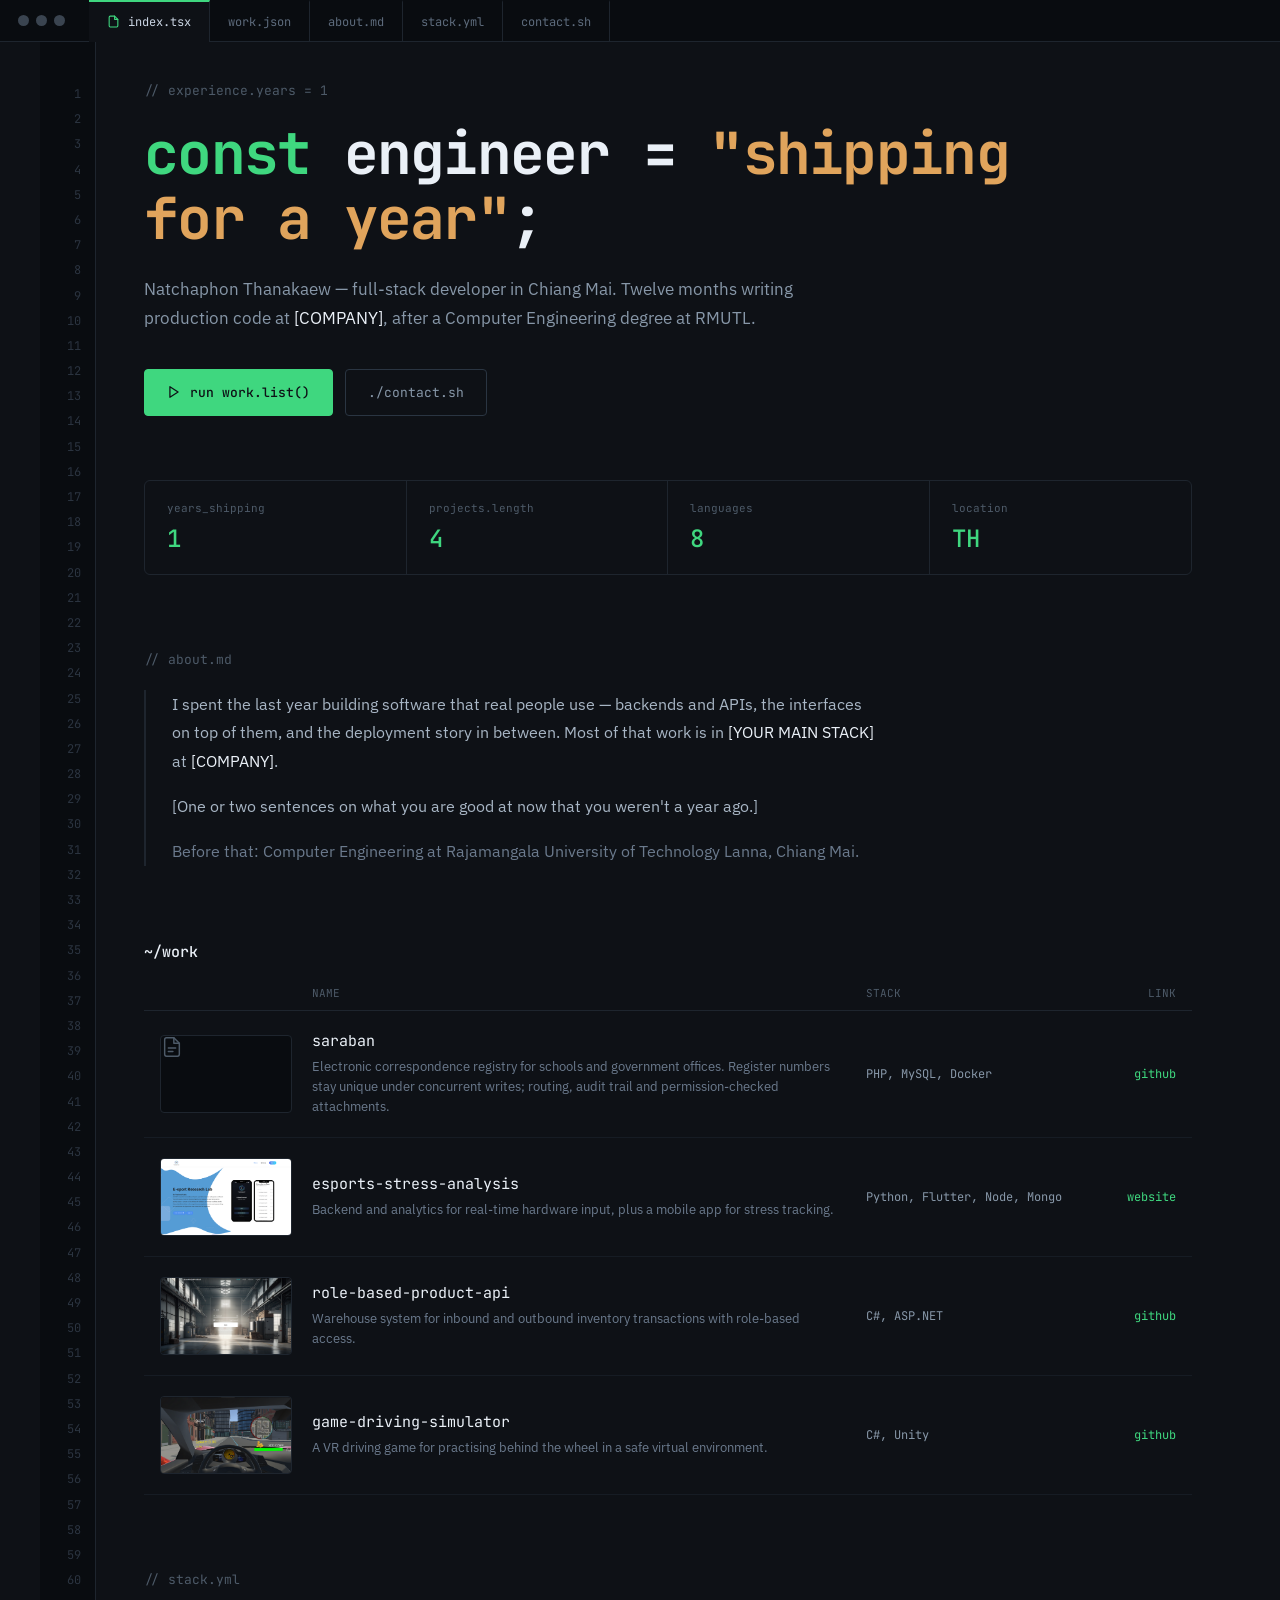
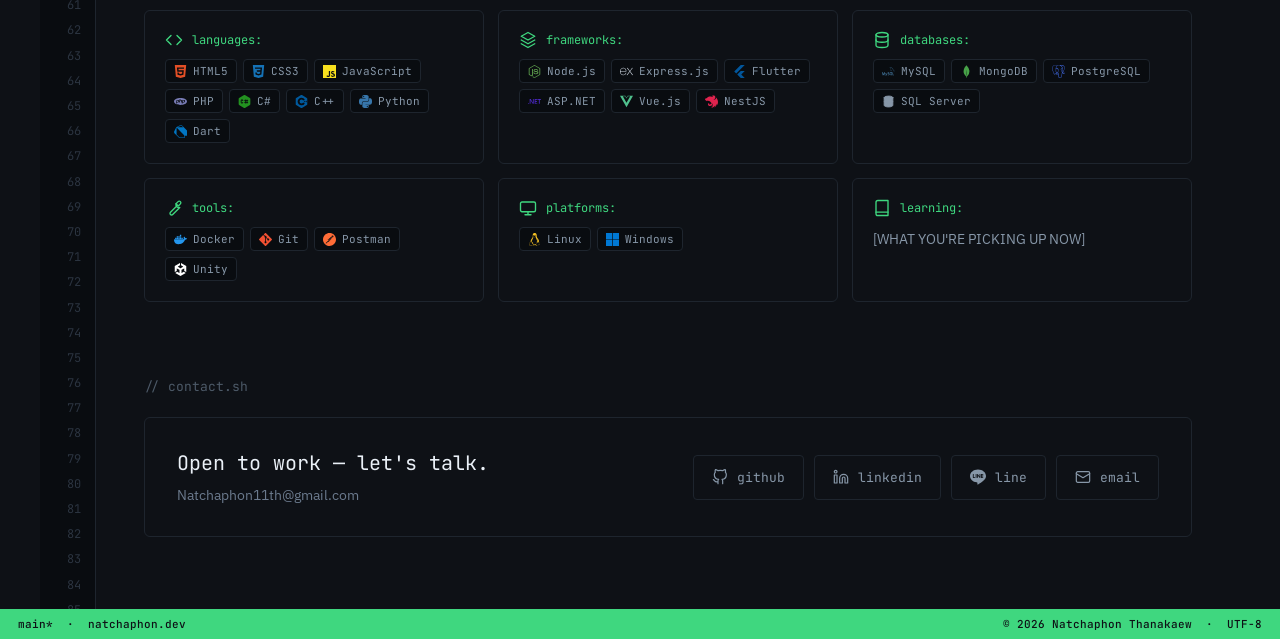
<file: index.html>
<!DOCTYPE html>
<html lang="en">
<head>
  <meta charset="UTF-8" />
  <meta name="viewport" content="width=device-width, initial-scale=1.0" />
  <title>Natchaphon Thanakaew — Full-stack Developer</title>
  <meta name="description" content="Full-stack developer in Chiang Mai. One year shipping production web and mobile software." />
  <meta name="theme-color" content="#0e1116" />
  <link rel="preconnect" href="https://fonts.googleapis.com" />
  <link rel="preconnect" href="https://fonts.gstatic.com" crossorigin />
  <link href="https://fonts.googleapis.com/css2?family=JetBrains+Mono:wght@400;500;700&family=IBM+Plex+Sans:wght@400;500&display=swap" rel="stylesheet" />
  <link rel="stylesheet" href="asset/css/style.css" />
</head>
<body>

  <header class="titlebar">
    <div class="titlebar__dots" aria-hidden="true">
      <span></span><span></span><span></span>
    </div>
    <nav class="tabs" aria-label="Sections">
      <span class="tab tab--active">
        <svg width="13" height="13" viewBox="0 0 24 24" fill="none" stroke="currentColor" stroke-width="2" stroke-linecap="round" stroke-linejoin="round" aria-hidden="true"><path d="M14 2H6a2 2 0 0 0-2 2v16a2 2 0 0 0 2 2h12a2 2 0 0 0 2-2V8z"></path><path d="M14 2v6h6"></path></svg>
        index.tsx
      </span>
      <a class="tab" href="#work">work.json</a>
      <a class="tab" href="#about">about.md</a>
      <a class="tab" href="#stack">stack.yml</a>
      <a class="tab" href="#contact">contact.sh</a>
    </nav>
    <button class="menu-btn" type="button" aria-expanded="false" aria-controls="tabs-mobile" aria-label="Toggle menu">
      <svg width="22" height="22" viewBox="0 0 24 24" fill="none" stroke="currentColor" stroke-width="1.8" stroke-linecap="round" aria-hidden="true"><path d="M3 6h18M3 12h18M3 18h18"></path></svg>
    </button>
  </header>

  <nav class="tabs-mobile" id="tabs-mobile" aria-label="Sections" hidden>
    <a href="#work">work.json</a>
    <a href="#about">about.md</a>
    <a href="#stack">stack.yml</a>
    <a href="#contact">contact.sh</a>
  </nav>

  <div class="shell">
    <div class="gutter" aria-hidden="true"><div class="gutter__nums"></div></div>

    <main class="content">

      <section class="hero">
        <p class="comment">// experience.years = 1</p>
        <h1 class="hero__title">
          <span class="kw">const</span> engineer = <span class="str">&quot;shipping for a year&quot;</span>;
        </h1>
        <p class="hero__lede">
          Natchaphon Thanakaew — full-stack developer in Chiang Mai. Twelve months writing
          production code at <span class="hl">[COMPANY]</span>, after a Computer Engineering
          degree at RMUTL.
        </p>
        <div class="hero__actions">
          <a class="btn btn--primary" href="#work">
            <svg width="14" height="14" viewBox="0 0 24 24" fill="none" stroke="currentColor" stroke-width="2.2" stroke-linecap="round" stroke-linejoin="round" aria-hidden="true"><path d="M5 3l14 9-14 9V3z"></path></svg>
            run work.list()
          </a>
          <a class="btn" href="#contact">./contact.sh</a>
        </div>
      </section>

      <section class="stats" aria-label="At a glance">
        <div class="stat">
          <span class="stat__key">years_shipping</span>
          <span class="stat__val">1</span>
        </div>
        <div class="stat">
          <span class="stat__key">projects.length</span>
          <span class="stat__val">4</span>
        </div>
        <div class="stat">
          <span class="stat__key">languages</span>
          <span class="stat__val">8</span>
        </div>
        <div class="stat">
          <span class="stat__key">location</span>
          <span class="stat__val">TH</span>
        </div>
      </section>

      <section id="about" class="section">
        <p class="comment">// about.md</p>
        <div class="prose">
          <p>
            I spent the last year building software that real people use — backends and APIs,
            the interfaces on top of them, and the deployment story in between. Most of that
            work is in <span class="hl">[YOUR MAIN STACK]</span> at <span class="hl">[COMPANY]</span>.
          </p>
          <p>[One or two sentences on what you are good at now that you weren't a year ago.]</p>
          <p class="prose__muted">
            Before that: Computer Engineering at Rajamangala University of Technology Lanna,
            Chiang Mai.
          </p>
        </div>
      </section>

      <section id="work" class="section">
        <div class="work__head">
          <h2 class="section__title">~/work</h2>
        </div>

        <div class="table__head" aria-hidden="true">
          <span></span><span>NAME</span><span>STACK</span><span class="ta-r">LINK</span>
        </div>

        <ul class="table">
          <li class="row">
            <div class="row__thumb row__thumb--blank" aria-hidden="true">
              <svg width="22" height="22" viewBox="0 0 24 24" fill="none" stroke="currentColor" stroke-width="1.6" stroke-linecap="round" stroke-linejoin="round"><path d="M14 2H6a2 2 0 0 0-2 2v16a2 2 0 0 0 2 2h12a2 2 0 0 0 2-2V8z"></path><path d="M14 2v6h6"></path><path d="M8 13h8M8 17h5"></path></svg>
            </div>
            <div class="row__main">
              <span class="row__name">saraban</span>
              <span class="row__desc">Electronic correspondence registry for schools and government offices. Register numbers stay unique under concurrent writes; routing, audit trail and permission-checked attachments.</span>
            </div>
            <span class="row__stack">PHP, MySQL, Docker</span>
            <span class="row__link"><a href="https://github.com/pammytv2/Saraban" target="_blank" rel="noopener">github</a></span>
          </li>
          <li class="row">
            <img class="row__thumb" src="asset/img/2.png" alt="Screenshot of the e-sports stress analysis dashboard" width="1906" height="945" loading="lazy" decoding="async" />
            <div class="row__main">
              <span class="row__name">esports-stress-analysis</span>
              <span class="row__desc">Backend and analytics for real-time hardware input, plus a mobile app for stress tracking.</span>
            </div>
            <span class="row__stack">Python, Flutter, Node, Mongo</span>
            <span class="row__link"><a href="https://esc.camt.cmu.ac.th" target="_blank" rel="noopener">website</a></span>
          </li>
          <li class="row">
            <img class="row__thumb" src="asset/img/3.png" alt="Screenshot of the inventory management system" width="830" height="402" loading="lazy" decoding="async" />
            <div class="row__main">
              <span class="row__name">role-based-product-api</span>
              <span class="row__desc">Warehouse system for inbound and outbound inventory transactions with role-based access.</span>
            </div>
            <span class="row__stack">C#, ASP.NET</span>
            <span class="row__link"><a href="https://github.com/pammytv2/RoleBasedProductAPI" target="_blank" rel="noopener">github</a></span>
          </li>
          <li class="row">
            <img class="row__thumb" src="asset/img/1.png" alt="Screenshot of the VR driving simulator" width="829" height="467" loading="lazy" decoding="async" />
            <div class="row__main">
              <span class="row__name">game-driving-simulator</span>
              <span class="row__desc">A VR driving game for practising behind the wheel in a safe virtual environment.</span>
            </div>
            <span class="row__stack">C#, Unity</span>
            <span class="row__link"><a href="https://github.com/pammytv2/Game_driving_smiulator" target="_blank" rel="noopener">github</a></span>
          </li>
        </ul>
      </section>

      <section id="stack" class="section">
        <p class="comment">// stack.yml</p>
        <div class="cards">
          <div class="card">
            <p class="card__key">
              <svg width="18" height="18" viewBox="0 0 24 24" fill="none" stroke="currentColor" stroke-width="1.8" stroke-linecap="round" stroke-linejoin="round" aria-hidden="true"><path d="m8 6-6 6 6 6M16 6l6 6-6 6"></path></svg>
              languages:
            </p>
            <div class="techs">
              <span class="tech"><svg class="tech__icon" viewBox="0 0 24 24" aria-hidden="true" style="color: #E34F26"><path d="M1.5 0h21l-1.91 21.563L11.977 24l-8.564-2.438L1.5 0zm7.031 9.75l-.232-2.718 10.059.003.23-2.622L5.412 4.41l.698 8.01h9.126l-.326 3.426-2.91.804-2.955-.81-.188-2.11H6.248l.33 4.171L12 19.351l5.379-1.443.744-8.157H8.531z"></path></svg>HTML5</span>
              <span class="tech"><svg class="tech__icon" viewBox="0 0 24 24" aria-hidden="true" style="color: #1572B6"><path d="M1.5 0h21l-1.91 21.563L11.977 24l-8.565-2.438L1.5 0zm17.09 4.413L5.41 4.41l.213 2.622 10.125.002-.255 2.716h-6.64l.24 2.573h6.182l-.366 3.523-2.91.804-2.956-.81-.188-2.11h-2.61l.29 3.855L12 19.288l5.373-1.53L18.59 4.414z"></path></svg>CSS3</span>
              <span class="tech"><svg class="tech__icon" viewBox="0 0 24 24" aria-hidden="true" style="color: #F7DF1E"><path d="M0 0h24v24H0V0zm22.034 18.276c-.175-1.095-.888-2.015-3.003-2.873-.736-.345-1.554-.585-1.797-1.14-.091-.33-.105-.51-.046-.705.15-.646.915-.84 1.515-.66.39.12.75.42.976.9 1.034-.676 1.034-.676 1.755-1.125-.27-.42-.404-.601-.586-.78-.63-.705-1.469-1.065-2.834-1.034l-.705.089c-.676.165-1.32.525-1.71 1.005-1.14 1.291-.811 3.541.569 4.471 1.365 1.02 3.361 1.244 3.616 2.205.24 1.17-.87 1.545-1.966 1.41-.811-.18-1.26-.586-1.755-1.336l-1.83 1.051c.21.48.45.689.81 1.109 1.74 1.756 6.09 1.666 6.871-1.004.029-.09.24-.705.074-1.65l.046.067zm-8.983-7.245h-2.248c0 1.938-.009 3.864-.009 5.805 0 1.232.063 2.363-.138 2.711-.33.689-1.18.601-1.566.48-.396-.196-.597-.466-.83-.855-.063-.105-.11-.196-.127-.196l-1.825 1.125c.305.63.75 1.172 1.324 1.517.855.51 2.004.675 3.207.405.783-.226 1.458-.691 1.811-1.411.51-.93.402-2.07.397-3.346.012-2.054 0-4.109 0-6.179l.004-.056z"></path></svg>JavaScript</span>
              <span class="tech"><svg class="tech__icon" viewBox="0 0 24 24" aria-hidden="true" style="color: #777BB4"><path d="M7.01 10.207h-.944l-.515 2.648h.838c.556 0 .97-.105 1.242-.314.272-.21.455-.559.55-1.049.092-.47.05-.802-.124-.995-.175-.193-.523-.29-1.047-.29zM12 5.688C5.373 5.688 0 8.514 0 12s5.373 6.313 12 6.313S24 15.486 24 12c0-3.486-5.373-6.312-12-6.312zm-3.26 7.451c-.261.25-.575.438-.917.551-.336.108-.765.164-1.285.164H5.357l-.327 1.681H3.652l1.23-6.326h2.65c.797 0 1.378.209 1.744.628.366.418.476 1.002.33 1.752a2.836 2.836 0 0 1-.305.847c-.143.255-.33.49-.561.703zm4.024.715l.543-2.799c.063-.318.039-.536-.068-.651-.107-.116-.336-.174-.687-.174H11.46l-.704 3.625H9.388l1.23-6.327h1.367l-.327 1.682h1.218c.767 0 1.295.134 1.586.401s.378.7.263 1.299l-.572 2.944h-1.389zm7.597-2.265a2.782 2.782 0 0 1-.305.847c-.143.255-.33.49-.561.703a2.44 2.44 0 0 1-.917.551c-.336.108-.765.164-1.286.164h-1.18l-.327 1.682h-1.378l1.23-6.326h2.649c.797 0 1.378.209 1.744.628.366.417.477 1.001.331 1.751zM17.766 10.207h-.943l-.516 2.648h.838c.557 0 .971-.105 1.242-.314.272-.21.455-.559.551-1.049.092-.47.049-.802-.125-.995s-.524-.29-1.047-.29z"></path></svg>PHP</span>
              <span class="tech"><svg class="tech__icon" viewBox="0 0 24 24" aria-hidden="true" style="color: #239120"><path d="M1.194 7.543v8.913c0 1.103.588 2.122 1.544 2.674l7.718 4.456a3.086 3.086 0 0 0 3.088 0l7.718-4.456a3.087 3.087 0 0 0 1.544-2.674V7.543a3.084 3.084 0 0 0-1.544-2.673L13.544.414a3.086 3.086 0 0 0-3.088 0L2.738 4.87a3.085 3.085 0 0 0-1.544 2.673Zm5.403 2.914v3.087a.77.77 0 0 0 .772.772.773.773 0 0 0 .772-.772.773.773 0 0 1 1.317-.546.775.775 0 0 1 .226.546 2.314 2.314 0 1 1-4.631 0v-3.087c0-.615.244-1.203.679-1.637a2.312 2.312 0 0 1 3.274 0c.434.434.678 1.023.678 1.637a.769.769 0 0 1-.226.545.767.767 0 0 1-1.091 0 .77.77 0 0 1-.226-.545.77.77 0 0 0-.772-.772.771.771 0 0 0-.772.772Zm12.35 3.087a.77.77 0 0 1-.772.772h-.772v.772a.773.773 0 0 1-1.544 0v-.772h-1.544v.772a.773.773 0 0 1-1.317.546.775.775 0 0 1-.226-.546v-.772H12a.771.771 0 1 1 0-1.544h.772v-1.543H12a.77.77 0 1 1 0-1.544h.772v-.772a.773.773 0 0 1 1.317-.546.775.775 0 0 1 .226.546v.772h1.544v-.772a.773.773 0 0 1 1.544 0v.772h.772a.772.772 0 0 1 0 1.544h-.772v1.543h.772a.776.776 0 0 1 .772.772Zm-3.088-2.315h-1.544v1.543h1.544v-1.543Z"></path></svg>C#</span>
              <span class="tech"><svg class="tech__icon" viewBox="0 0 24 24" aria-hidden="true" style="color: #00599C"><path d="M22.394 6c-.167-.29-.398-.543-.652-.69L12.926.22c-.509-.294-1.34-.294-1.848 0L2.26 5.31c-.508.293-.923 1.013-.923 1.6v10.18c0 .294.104.62.271.91.167.29.398.543.652.69l8.816 5.09c.508.293 1.34.293 1.848 0l8.816-5.09c.254-.147.485-.4.652-.69.167-.29.27-.616.27-.91V6.91c.003-.294-.1-.62-.268-.91zM12 19.11c-3.92 0-7.109-3.19-7.109-7.11 0-3.92 3.19-7.11 7.11-7.11a7.133 7.133 0 016.156 3.553l-3.076 1.78a3.567 3.567 0 00-3.08-1.78A3.56 3.56 0 008.444 12 3.56 3.56 0 0012 15.555a3.57 3.57 0 003.08-1.778l3.078 1.78A7.135 7.135 0 0112 19.11zm7.11-6.715h-.79v.79h-.79v-.79h-.79v-.79h.79v-.79h.79v.79h.79zm2.962 0h-.79v.79h-.79v-.79h-.79v-.79h.79v-.79h.79v.79h.79z"></path></svg>C++</span>
              <span class="tech"><svg class="tech__icon" viewBox="0 0 24 24" aria-hidden="true" style="color: #3776AB"><path d="M14.25.18l.9.2.73.26.59.3.45.32.34.34.25.34.16.33.1.3.04.26.02.2-.01.13V8.5l-.05.63-.13.55-.21.46-.26.38-.3.31-.33.25-.35.19-.35.14-.33.1-.3.07-.26.04-.21.02H8.77l-.69.05-.59.14-.5.22-.41.27-.33.32-.27.35-.2.36-.15.37-.1.35-.07.32-.04.27-.02.21v3.06H3.17l-.21-.03-.28-.07-.32-.12-.35-.18-.36-.26-.36-.36-.35-.46-.32-.59-.28-.73-.21-.88-.14-1.05-.05-1.23.06-1.22.16-1.04.24-.87.32-.71.36-.57.4-.44.42-.33.42-.24.4-.16.36-.1.32-.05.24-.01h.16l.06.01h8.16v-.83H6.18l-.01-2.75-.02-.37.05-.34.11-.31.17-.28.25-.26.31-.23.38-.2.44-.18.51-.15.58-.12.64-.1.71-.06.77-.04.84-.02 1.27.05zm-6.3 1.98l-.23.33-.08.41.08.41.23.34.33.22.41.09.41-.09.33-.22.23-.34.08-.41-.08-.41-.23-.33-.33-.22-.41-.09-.41.09zm13.09 3.95l.28.06.32.12.35.18.36.27.36.35.35.47.32.59.28.73.21.88.14 1.04.05 1.23-.06 1.23-.16 1.04-.24.86-.32.71-.36.57-.4.45-.42.33-.42.24-.4.16-.36.09-.32.05-.24.02-.16-.01h-8.22v.82h5.84l.01 2.76.02.36-.05.34-.11.31-.17.29-.25.25-.31.24-.38.2-.44.17-.51.15-.58.13-.64.09-.71.07-.77.04-.84.01-1.27-.04-1.07-.14-.9-.2-.73-.25-.59-.3-.45-.33-.34-.34-.25-.34-.16-.33-.1-.3-.04-.25-.02-.2.01-.13v-5.34l.05-.64.13-.54.21-.46.26-.38.3-.32.33-.24.35-.2.35-.14.33-.1.3-.06.26-.04.21-.02.13-.01h5.84l.69-.05.59-.14.5-.21.41-.28.33-.32.27-.35.2-.36.15-.36.1-.35.07-.32.04-.28.02-.21V6.07h2.09l.14.01zm-6.47 14.25l-.23.33-.08.41.08.41.23.33.33.23.41.08.41-.08.33-.23.23-.33.08-.41-.08-.41-.23-.33-.33-.23-.41-.08-.41.08z"></path></svg>Python</span>
              <span class="tech"><svg class="tech__icon" viewBox="0 0 24 24" aria-hidden="true" style="color: #0175C2"><path d="M4.105 4.105S9.158 1.58 11.684.316a3.079 3.079 0 0 1 1.481-.315c.766.047 1.677.788 1.677.788L24 9.948v9.789h-4.263V24H9.789l-9-9C.303 14.5 0 13.795 0 13.105c0-.319.18-.818.316-1.105l3.789-7.895zm.679.679v11.787c.002.543.021 1.024.498 1.508L10.204 23h8.533v-4.263L4.784 4.784zm12.055-.678c-.899-.896-1.809-1.78-2.74-2.643-.302-.267-.567-.468-1.07-.462-.37.014-.87.195-.87.195L6.341 4.105l10.498.001z"></path></svg>Dart</span>
            </div>
          </div>
          <div class="card">
            <p class="card__key">
              <svg width="18" height="18" viewBox="0 0 24 24" fill="none" stroke="currentColor" stroke-width="1.8" stroke-linecap="round" stroke-linejoin="round" aria-hidden="true"><path d="m12 2 9 5-9 5-9-5 9-5z"></path><path d="m3 12 9 5 9-5"></path><path d="m3 17 9 5 9-5"></path></svg>
              frameworks:
            </p>
            <div class="techs">
              <span class="tech"><svg class="tech__icon" viewBox="0 0 24 24" aria-hidden="true" style="color: #5FA04E"><path d="M11.998,24c-0.321,0-0.641-0.084-0.922-0.247l-2.936-1.737c-0.438-0.245-0.224-0.332-0.08-0.383 c0.585-0.203,0.703-0.25,1.328-0.604c0.065-0.037,0.151-0.023,0.218,0.017l2.256,1.339c0.082,0.045,0.197,0.045,0.272,0l8.795-5.076 c0.082-0.047,0.134-0.141,0.134-0.238V6.921c0-0.099-0.053-0.192-0.137-0.242l-8.791-5.072c-0.081-0.047-0.189-0.047-0.271,0 L3.075,6.68C2.99,6.729,2.936,6.825,2.936,6.921v10.15c0,0.097,0.054,0.189,0.139,0.235l2.409,1.392 c1.307,0.654,2.108-0.116,2.108-0.89V7.787c0-0.142,0.114-0.253,0.256-0.253h1.115c0.139,0,0.255,0.112,0.255,0.253v10.021 c0,1.745-0.95,2.745-2.604,2.745c-0.508,0-0.909,0-2.026-0.551L2.28,18.675c-0.57-0.329-0.922-0.945-0.922-1.604V6.921 c0-0.659,0.353-1.275,0.922-1.603l8.795-5.082c0.557-0.315,1.296-0.315,1.848,0l8.794,5.082c0.57,0.329,0.924,0.944,0.924,1.603 v10.15c0,0.659-0.354,1.273-0.924,1.604l-8.794,5.078C12.643,23.916,12.324,24,11.998,24z M19.099,13.993 c0-1.9-1.284-2.406-3.987-2.763c-2.731-0.361-3.009-0.548-3.009-1.187c0-0.528,0.235-1.233,2.258-1.233 c1.807,0,2.473,0.389,2.747,1.607c0.024,0.115,0.129,0.199,0.247,0.199h1.141c0.071,0,0.138-0.031,0.186-0.081 c0.048-0.054,0.074-0.123,0.067-0.196c-0.177-2.098-1.571-3.076-4.388-3.076c-2.508,0-4.004,1.058-4.004,2.833 c0,1.925,1.488,2.457,3.895,2.695c2.88,0.282,3.103,0.703,3.103,1.269c0,0.983-0.789,1.402-2.642,1.402 c-2.327,0-2.839-0.584-3.011-1.742c-0.02-0.124-0.126-0.215-0.253-0.215h-1.137c-0.141,0-0.254,0.112-0.254,0.253 c0,1.482,0.806,3.248,4.655,3.248C17.501,17.007,19.099,15.91,19.099,13.993z"></path></svg>Node.js</span>
              <span class="tech"><svg class="tech__icon" viewBox="0 0 24 24" aria-hidden="true" style="color: #D5DEE8"><path d="M24 18.588a1.529 1.529 0 01-1.895-.72l-3.45-4.771-.5-.667-4.003 5.444a1.466 1.466 0 01-1.802.708l5.158-6.92-4.798-6.251a1.595 1.595 0 011.9.666l3.576 4.83 3.596-4.81a1.435 1.435 0 011.788-.668L21.708 7.9l-2.522 3.283a.666.666 0 000 .994l4.804 6.412zM.002 11.576l.42-2.075c1.154-4.103 5.858-5.81 9.094-3.27 1.895 1.489 2.368 3.597 2.275 5.973H1.116C.943 16.447 4.005 19.009 7.92 17.7a4.078 4.078 0 002.582-2.876c.207-.666.548-.78 1.174-.588a5.417 5.417 0 01-2.589 3.957 6.272 6.272 0 01-7.306-.933 6.575 6.575 0 01-1.64-3.858c0-.235-.08-.455-.134-.666A88.33 88.33 0 010 11.577zm1.127-.286h9.654c-.06-3.076-2.001-5.258-4.59-5.278-2.882-.04-4.944 2.094-5.071 5.264z"></path></svg>Express.js</span>
              <span class="tech"><svg class="tech__icon" viewBox="0 0 24 24" aria-hidden="true" style="color: #02569B"><path d="M14.314 0L2.3 12 6 15.7 21.684.013h-7.357zm.014 11.072L7.857 17.53l6.47 6.47H21.7l-6.46-6.468 6.46-6.46h-7.37z"></path></svg>Flutter</span>
              <span class="tech"><svg class="tech__icon" viewBox="0 0 24 24" aria-hidden="true" style="color: #512BD4"><path d="M24 8.77h-2.468v7.565h-1.425V8.77h-2.462V7.53H24zm-6.852 7.565h-4.821V7.53h4.63v1.24h-3.205v2.494h2.953v1.234h-2.953v2.604h3.396zm-6.708 0H8.882L4.78 9.863a2.896 2.896 0 0 1-.258-.51h-.036c.032.189.048.592.048 1.21v5.772H3.157V7.53h1.659l3.965 6.32c.167.261.275.442.323.54h.024c-.04-.233-.06-.629-.06-1.185V7.529h1.372zm-8.703-.693a.868.829 0 0 1-.869.829.868.829 0 0 1-.868-.83.868.829 0 0 1 .868-.828.868.829 0 0 1 .869.829Z"></path></svg>ASP.NET</span>
              <span class="tech"><svg class="tech__icon" viewBox="0 0 24 24" aria-hidden="true" style="color: #4FC08D"><path d="M24,1.61H14.06L12,5.16,9.94,1.61H0L12,22.39ZM12,14.08,5.16,2.23H9.59L12,6.41l2.41-4.18h4.43Z"></path></svg>Vue.js</span>
              <span class="tech"><svg class="tech__icon" viewBox="0 0 24 24" aria-hidden="true" style="color: #E0234E"><path d="M14.131.047c-.173 0-.334.037-.483.087.316.21.49.49.576.806.007.043.019.074.025.117a.681.681 0 0 1 .013.112c.024.545-.143.614-.26.936-.18.415-.13.861.086 1.22a.74.74 0 0 0 .074.137c-.235-1.568 1.073-1.803 1.314-2.293.019-.428-.334-.713-.613-.911a1.37 1.37 0 0 0-.732-.21zM16.102.4c-.024.143-.006.106-.012.18-.006.05-.006.112-.012.161-.013.05-.025.1-.044.149-.012.05-.03.1-.05.149l-.067.142c-.02.025-.031.05-.05.075l-.037.055a2.152 2.152 0 0 1-.093.124c-.037.038-.068.081-.112.112v.006c-.037.031-.074.068-.118.1-.13.099-.278.173-.415.266-.043.03-.087.056-.124.093a.906.906 0 0 0-.118.099c-.043.037-.074.074-.111.118-.031.037-.068.08-.093.124a1.582 1.582 0 0 0-.087.13c-.025.05-.043.093-.068.142-.019.05-.037.093-.05.143a2.007 2.007 0 0 0-.043.155c-.006.025-.006.056-.012.08-.007.025-.007.05-.013.075 0 .05-.006.105-.006.155 0 .037 0 .074.006.111 0 .05.006.1.019.155.006.05.018.1.03.15.02.049.032.098.05.148.013.03.031.062.044.087l-1.426-.552c-.241-.068-.477-.13-.719-.186l-.39-.093c-.372-.074-.75-.13-1.128-.167-.013 0-.019-.006-.031-.006A11.082 11.082 0 0 0 8.9 2.855c-.378.025-.756.074-1.134.136a12.45 12.45 0 0 0-.837.174l-.279.074c-.092.037-.18.08-.266.118l-.205.093c-.012.006-.024.006-.03.012-.063.031-.118.056-.174.087a2.738 2.738 0 0 0-.236.118c-.043.018-.086.043-.124.062a.559.559 0 0 1-.055.03c-.056.032-.112.063-.162.094a1.56 1.56 0 0 0-.148.093c-.044.03-.087.055-.124.086-.006.007-.013.007-.019.013-.037.025-.08.056-.118.087l-.012.012-.093.074c-.012.007-.025.019-.037.025-.031.025-.062.056-.093.08-.006.013-.019.02-.025.025-.037.038-.074.069-.111.106-.007 0-.007.006-.013.012a1.742 1.742 0 0 0-.111.106c-.007.006-.007.012-.013.012a1.454 1.454 0 0 0-.093.1c-.012.012-.03.024-.043.036a1.374 1.374 0 0 1-.106.112c-.006.012-.018.019-.024.03-.05.05-.093.1-.143.15l-.018.018c-.1.106-.205.211-.317.304-.111.1-.229.192-.347.273a3.777 3.777 0 0 1-.762.421c-.13.056-.267.106-.403.149-.26.056-.527.161-.756.18-.05 0-.105.012-.155.018l-.155.037-.149.056c-.05.019-.099.044-.148.068-.044.031-.093.056-.137.087a1.011 1.011 0 0 0-.124.106c-.043.03-.087.074-.124.111-.037.043-.074.08-.105.124-.031.05-.068.093-.093.143a1.092 1.092 0 0 0-.087.142c-.025.056-.05.106-.068.161-.019.05-.037.106-.056.161-.012.05-.025.1-.03.15 0 .005-.007.012-.007.018-.012.056-.012.13-.019.167C.006 7.95 0 7.986 0 8.03a.657.657 0 0 0 .074.31v.006c.019.037.044.075.069.112.024.037.05.074.08.111.031.031.068.069.106.1a.906.906 0 0 0 .117.099c.149.13.186.173.378.272.031.019.062.031.1.05.006 0 .012.006.018.006 0 .013 0 .019.006.031a1.272 1.272 0 0 0 .08.298c.02.037.032.074.05.111.007.013.013.025.02.031.024.05.049.093.073.137l.093.13c.031.037.069.08.106.118.037.037.074.068.118.105 0 0 .006.006.012.006.037.031.074.062.112.087a.986.986 0 0 0 .136.08c.043.025.093.05.142.069a.73.73 0 0 0 .124.043c.007.006.013.006.025.012.025.007.056.013.08.019-.018.335-.024.65.026.762.055.124.328-.254.6-.688-.036.428-.061.93 0 1.079.069.155.44-.329.763-.862 4.395-1.016 8.405 2.02 8.826 6.31-.08-.67-.905-1.041-1.283-.948-.186.458-.502 1.047-1.01 1.413.043-.41.025-.83-.062-1.24a4.009 4.009 0 0 1-.769 1.562c-.588.043-1.177-.242-1.487-.67-.025-.018-.031-.055-.05-.08-.018-.043-.037-.087-.05-.13a.515.515 0 0 1-.037-.13c-.006-.044-.006-.087-.006-.137v-.093a.992.992 0 0 1 .031-.13c.013-.043.025-.086.044-.13.024-.043.043-.087.074-.13.105-.298.105-.54-.087-.682a.706.706 0 0 0-.118-.062c-.024-.006-.055-.018-.08-.025l-.05-.018a.847.847 0 0 0-.13-.031.472.472 0 0 0-.13-.019 1.01 1.01 0 0 0-.136-.012c-.031 0-.062.006-.093.006a.484.484 0 0 0-.137.019c-.043.006-.086.012-.13.024a1.068 1.068 0 0 0-.13.044c-.043.018-.08.037-.124.056-.037.018-.074.043-.118.062-1.444.942-.582 3.148.403 3.787-.372.068-.75.148-.855.229l-.013.012c.267.161.546.298.837.416.397.13.818.247 1.004.297v.006a5.996 5.996 0 0 0 1.562.112c2.746-.192 4.996-2.281 5.405-5.033l.037.161c.019.112.043.23.056.347v.006c.012.056.018.112.025.162v.024c.006.056.012.112.012.162.006.068.012.136.012.204v.1c0 .03.007.067.007.098 0 .038-.007.075-.007.112v.087c0 .043-.006.08-.006.124 0 .025 0 .05-.006.08 0 .044-.006.087-.006.137-.006.018-.006.037-.006.055l-.02.143c0 .019 0 .037-.005.056-.007.062-.019.118-.025.18v.012l-.037.174v.018l-.037.167c0 .007-.007.02-.007.025a1.663 1.663 0 0 1-.043.168v.018c-.019.062-.037.118-.05.174-.006.006-.006.012-.006.012l-.056.186c-.024.062-.043.118-.068.18-.025.062-.043.124-.068.18-.025.062-.05.117-.074.18h-.007c-.024.055-.05.117-.08.173a.302.302 0 0 1-.019.043c-.006.006-.006.013-.012.019a5.867 5.867 0 0 1-1.742 2.082c-.05.031-.099.069-.149.106-.012.012-.03.018-.043.03a2.603 2.603 0 0 1-.136.094l.018.037h.007l.26-.037h.006c.161-.025.322-.056.483-.087.044-.006.093-.019.137-.031l.087-.019c.043-.006.086-.018.13-.024.037-.013.074-.02.111-.031.62-.15 1.221-.354 1.798-.595a9.926 9.926 0 0 1-3.85 3.142c.714-.05 1.426-.167 2.114-.366a9.903 9.903 0 0 0 5.857-4.68 9.893 9.893 0 0 1-1.667 3.986 9.758 9.758 0 0 0 1.655-1.376 9.824 9.824 0 0 0 2.61-5.268c.21.98.272 1.99.18 2.987 4.474-6.241.371-12.712-1.346-14.416-.006-.013-.012-.019-.012-.031-.006.006-.006.006-.006.012 0-.006 0-.006-.007-.012 0 .074-.006.148-.012.223a8.34 8.34 0 0 1-.062.415c-.03.136-.068.273-.105.41-.044.13-.093.266-.15.396a5.322 5.322 0 0 1-.185.378 4.735 4.735 0 0 1-.477.688c-.093.111-.192.21-.292.31a3.994 3.994 0 0 1-.18.155l-.142.124a3.459 3.459 0 0 1-.347.241 4.295 4.295 0 0 1-.366.211c-.13.062-.26.118-.39.174a4.364 4.364 0 0 1-.818.223c-.143.025-.285.037-.422.05a4.914 4.914 0 0 1-.297.012 4.66 4.66 0 0 1-.422-.025 3.137 3.137 0 0 1-.421-.062 3.136 3.136 0 0 1-.415-.105h-.007c.137-.013.273-.025.41-.05a4.493 4.493 0 0 0 .818-.223c.136-.05.266-.112.39-.174.13-.062.248-.13.372-.204.118-.08.235-.161.347-.248.112-.087.217-.18.316-.279.105-.093.198-.198.291-.304.093-.111.18-.223.26-.334.013-.019.026-.044.038-.062.062-.1.124-.199.18-.298a4.272 4.272 0 0 0 .334-.775c.044-.13.075-.266.106-.403.025-.142.05-.278.062-.415.012-.142.025-.285.025-.421 0-.1-.007-.199-.013-.298a6.726 6.726 0 0 0-.05-.415 4.493 4.493 0 0 0-.092-.415c-.044-.13-.087-.267-.137-.397-.05-.13-.111-.26-.173-.384-.069-.124-.137-.248-.211-.366a6.843 6.843 0 0 0-.248-.34c-.093-.106-.186-.212-.285-.317a3.878 3.878 0 0 0-.161-.155c-.28-.217-.57-.421-.862-.607a1.154 1.154 0 0 0-.124-.062 2.415 2.415 0 0 0-.589-.26Z"></path></svg>NestJS</span>
            </div>
          </div>
          <div class="card">
            <p class="card__key">
              <svg width="18" height="18" viewBox="0 0 24 24" fill="none" stroke="currentColor" stroke-width="1.8" stroke-linecap="round" stroke-linejoin="round" aria-hidden="true"><ellipse cx="12" cy="5" rx="8" ry="3"></ellipse><path d="M4 5v14c0 1.66 3.58 3 8 3s8-1.34 8-3V5"></path><path d="M4 12c0 1.66 3.58 3 8 3s8-1.34 8-3"></path></svg>
              databases:
            </p>
            <div class="techs">
              <span class="tech"><svg class="tech__icon" viewBox="0 0 24 24" aria-hidden="true" style="color: #4479A1"><path d="M16.405 5.501c-.115 0-.193.014-.274.033v.013h.014c.054.104.146.18.214.273.054.107.1.214.154.32l.014-.015c.094-.066.14-.172.14-.333-.04-.047-.046-.094-.08-.14-.04-.067-.126-.1-.18-.153zM5.77 18.695h-.927a50.854 50.854 0 00-.27-4.41h-.008l-1.41 4.41H2.45l-1.4-4.41h-.01a72.892 72.892 0 00-.195 4.41H0c.055-1.966.192-3.81.41-5.53h1.15l1.335 4.064h.008l1.347-4.064h1.095c.242 2.015.384 3.86.428 5.53zm4.017-4.08c-.378 2.045-.876 3.533-1.492 4.46-.482.716-1.01 1.073-1.583 1.073-.153 0-.34-.046-.566-.138v-.494c.11.017.24.026.386.026.268 0 .483-.075.647-.222.197-.18.295-.382.295-.605 0-.155-.077-.47-.23-.944L6.23 14.615h.91l.727 2.36c.164.536.233.91.205 1.123.4-1.064.678-2.227.835-3.483zm12.325 4.08h-2.63v-5.53h.885v4.85h1.745zm-3.32.135l-1.016-.5c.09-.076.177-.158.255-.25.433-.506.648-1.258.648-2.253 0-1.83-.718-2.746-2.155-2.746-.704 0-1.254.232-1.65.697-.43.508-.646 1.256-.646 2.245 0 .972.19 1.686.574 2.14.35.41.877.615 1.583.615.264 0 .506-.033.725-.098l1.325.772.36-.622zM15.5 17.588c-.225-.36-.337-.94-.337-1.736 0-1.393.424-2.09 1.27-2.09.443 0 .77.167.977.5.224.362.336.936.336 1.723 0 1.404-.424 2.108-1.27 2.108-.445 0-.77-.167-.978-.5zm-1.658-.425c0 .47-.172.856-.516 1.156-.344.3-.803.45-1.384.45-.543 0-1.064-.172-1.573-.515l.237-.476c.438.22.833.328 1.19.328.332 0 .593-.073.783-.22a.754.754 0 00.3-.615c0-.33-.23-.61-.648-.845-.388-.213-1.163-.657-1.163-.657-.422-.307-.632-.636-.632-1.177 0-.45.157-.81.47-1.085.315-.278.72-.415 1.22-.415.512 0 .98.136 1.4.41l-.213.476a2.726 2.726 0 00-1.064-.23c-.283 0-.502.068-.654.206a.685.685 0 00-.248.524c0 .328.234.61.666.85.393.215 1.187.67 1.187.67.433.305.648.63.648 1.168zm9.382-5.852c-.535-.014-.95.04-1.297.188-.1.04-.26.04-.274.167.055.053.063.14.11.214.08.134.218.313.346.407.14.11.28.216.427.31.26.16.555.255.81.416.145.094.293.213.44.313.073.05.12.14.214.172v-.02c-.046-.06-.06-.147-.105-.214-.067-.067-.134-.127-.2-.193a3.223 3.223 0 00-.695-.675c-.214-.146-.682-.35-.77-.595l-.013-.014c.146-.013.32-.066.46-.106.227-.06.435-.047.67-.106.106-.027.213-.06.32-.094v-.06c-.12-.12-.21-.283-.334-.395a8.867 8.867 0 00-1.104-.823c-.21-.134-.476-.22-.697-.334-.08-.04-.214-.06-.26-.127-.12-.146-.19-.34-.275-.514a17.69 17.69 0 01-.547-1.163c-.12-.262-.193-.523-.34-.763-.69-1.137-1.437-1.826-2.586-2.5-.247-.14-.543-.2-.856-.274-.167-.008-.334-.02-.5-.027-.11-.047-.216-.174-.31-.235-.38-.24-1.364-.76-1.644-.072-.18.434.267.862.422 1.082.115.153.26.328.34.5.047.116.06.235.107.356.106.294.207.622.347.897.073.14.153.287.247.413.054.073.146.107.167.227-.094.136-.1.334-.154.5-.24.757-.146 1.693.194 2.25.107.166.362.534.703.393.3-.12.234-.5.32-.835.02-.08.007-.133.048-.187v.015c.094.188.188.367.274.555.206.328.566.668.867.895.16.12.287.328.487.402v-.02h-.015c-.043-.058-.1-.086-.154-.133a3.445 3.445 0 01-.35-.4 8.76 8.76 0 01-.747-1.218c-.11-.21-.202-.436-.29-.643-.04-.08-.04-.2-.107-.24-.1.146-.247.273-.32.453-.127.288-.14.642-.188 1.01-.027.007-.014 0-.027.014-.214-.052-.287-.274-.367-.46-.2-.475-.233-1.238-.06-1.785.047-.14.247-.582.167-.716-.042-.127-.174-.2-.247-.303a2.478 2.478 0 01-.24-.427c-.16-.374-.24-.788-.414-1.162-.08-.173-.22-.354-.334-.513-.127-.18-.267-.307-.368-.52-.033-.073-.08-.194-.027-.274.014-.054.042-.075.094-.09.088-.072.335.022.422.062.247.1.455.194.662.334.094.066.195.193.315.226h.14c.214.047.455.014.655.073.355.114.675.28.962.46a5.953 5.953 0 012.085 2.286c.08.154.115.295.188.455.14.33.313.663.455.982.14.315.275.636.476.897.1.14.502.213.682.286.133.06.34.115.46.188.23.14.454.3.67.454.11.076.443.243.463.378z"></path></svg>MySQL</span>
              <span class="tech"><svg class="tech__icon" viewBox="0 0 24 24" aria-hidden="true" style="color: #47A248"><path d="M17.193 9.555c-1.264-5.58-4.252-7.414-4.573-8.115-.28-.394-.53-.954-.735-1.44-.036.495-.055.685-.523 1.184-.723.566-4.438 3.682-4.74 10.02-.282 5.912 4.27 9.435 4.888 9.884l.07.05A73.49 73.49 0 0111.91 24h.481c.114-1.032.284-2.056.51-3.07.417-.296.604-.463.85-.693a11.342 11.342 0 003.639-8.464c.01-.814-.103-1.662-.197-2.218zm-5.336 8.195s0-8.291.275-8.29c.213 0 .49 10.695.49 10.695-.381-.045-.765-1.76-.765-2.405z"></path></svg>MongoDB</span>
              <span class="tech"><svg class="tech__icon" viewBox="0 0 24 24" aria-hidden="true" style="color: #4169E1"><path d="M23.5594 14.7228a.5269.5269 0 0 0-.0563-.1191c-.139-.2632-.4768-.3418-1.0074-.2321-1.6533.3411-2.2935.1312-2.5256-.0191 1.342-2.0482 2.445-4.522 3.0411-6.8297.2714-1.0507.7982-3.5237.1222-4.7316a1.5641 1.5641 0 0 0-.1509-.235C21.6931.9086 19.8007.0248 17.5099.0005c-1.4947-.0158-2.7705.3461-3.1161.4794a9.449 9.449 0 0 0-.5159-.0816 8.044 8.044 0 0 0-1.3114-.1278c-1.1822-.0184-2.2038.2642-3.0498.8406-.8573-.3211-4.7888-1.645-7.2219.0788C.9359 2.1526.3086 3.8733.4302 6.3043c.0409.818.5069 3.334 1.2423 5.7436.4598 1.5065.9387 2.7019 1.4334 3.582.553.9942 1.1259 1.5933 1.7143 1.7895.4474.1491 1.1327.1441 1.8581-.7279.8012-.9635 1.5903-1.8258 1.9446-2.2069.4351.2355.9064.3625 1.39.3772a.0569.0569 0 0 0 .0004.0041 11.0312 11.0312 0 0 0-.2472.3054c-.3389.4302-.4094.5197-1.5002.7443-.3102.064-1.1344.2339-1.1464.8115-.0025.1224.0329.2309.0919.3268.2269.4231.9216.6097 1.015.6331 1.3345.3335 2.5044.092 3.3714-.6787-.017 2.231.0775 4.4174.3454 5.0874.2212.5529.7618 1.9045 2.4692 1.9043.2505 0 .5263-.0291.8296-.0941 1.7819-.3821 2.5557-1.1696 2.855-2.9059.1503-.8707.4016-2.8753.5388-4.1012.0169-.0703.0357-.1207.057-.1362.0007-.0005.0697-.0471.4272.0307a.3673.3673 0 0 0 .0443.0068l.2539.0223.0149.001c.8468.0384 1.9114-.1426 2.5312-.4308.6438-.2988 1.8057-1.0323 1.5951-1.6698zM2.371 11.8765c-.7435-2.4358-1.1779-4.8851-1.2123-5.5719-.1086-2.1714.4171-3.6829 1.5623-4.4927 1.8367-1.2986 4.8398-.5408 6.108-.13-.0032.0032-.0066.0061-.0098.0094-2.0238 2.044-1.9758 5.536-1.9708 5.7495-.0002.0823.0066.1989.0162.3593.0348.5873.0996 1.6804-.0735 2.9184-.1609 1.1504.1937 2.2764.9728 3.0892.0806.0841.1648.1631.2518.2374-.3468.3714-1.1004 1.1926-1.9025 2.1576-.5677.6825-.9597.5517-1.0886.5087-.3919-.1307-.813-.5871-1.2381-1.3223-.4796-.839-.9635-2.0317-1.4155-3.5126zm6.0072 5.0871c-.1711-.0428-.3271-.1132-.4322-.1772.0889-.0394.2374-.0902.4833-.1409 1.2833-.2641 1.4815-.4506 1.9143-1.0002.0992-.126.2116-.2687.3673-.4426a.3549.3549 0 0 0 .0737-.1298c.1708-.1513.2724-.1099.4369-.0417.156.0646.3078.26.3695.4752.0291.1016.0619.2945-.0452.4444-.9043 1.2658-2.2216 1.2494-3.1676 1.0128zm2.094-3.988-.0525.141c-.133.3566-.2567.6881-.3334 1.003-.6674-.0021-1.3168-.2872-1.8105-.8024-.6279-.6551-.9131-1.5664-.7825-2.5004.1828-1.3079.1153-2.4468.079-3.0586-.005-.0857-.0095-.1607-.0122-.2199.2957-.2621 1.6659-.9962 2.6429-.7724.4459.1022.7176.4057.8305.928.5846 2.7038.0774 3.8307-.3302 4.7363-.084.1866-.1633.3629-.2311.5454zm7.3637 4.5725c-.0169.1768-.0358.376-.0618.5959l-.146.4383a.3547.3547 0 0 0-.0182.1077c-.0059.4747-.054.6489-.115.8693-.0634.2292-.1353.4891-.1794 1.0575-.11 1.4143-.8782 2.2267-2.4172 2.5565-1.5155.3251-1.7843-.4968-2.0212-1.2217a6.5824 6.5824 0 0 0-.0769-.2266c-.2154-.5858-.1911-1.4119-.1574-2.5551.0165-.5612-.0249-1.9013-.3302-2.6462.0044-.2932.0106-.5909.019-.8918a.3529.3529 0 0 0-.0153-.1126 1.4927 1.4927 0 0 0-.0439-.208c-.1226-.4283-.4213-.7866-.7797-.9351-.1424-.059-.4038-.1672-.7178-.0869.067-.276.1831-.5875.309-.9249l.0529-.142c.0595-.16.134-.3257.213-.5012.4265-.9476 1.0106-2.2453.3766-5.1772-.2374-1.0981-1.0304-1.6343-2.2324-1.5098-.7207.0746-1.3799.3654-1.7088.5321a5.6716 5.6716 0 0 0-.1958.1041c.0918-1.1064.4386-3.1741 1.7357-4.4823a4.0306 4.0306 0 0 1 .3033-.276.3532.3532 0 0 0 .1447-.0644c.7524-.5706 1.6945-.8506 2.802-.8325.4091.0067.8017.0339 1.1742.081 1.939.3544 3.2439 1.4468 4.0359 2.3827.8143.9623 1.2552 1.9315 1.4312 2.4543-1.3232-.1346-2.2234.1268-2.6797.779-.9926 1.4189.543 4.1729 1.2811 5.4964.1353.2426.2522.4522.2889.5413.2403.5825.5515.9713.7787 1.2552.0696.087.1372.1714.1885.245-.4008.1155-1.1208.3825-1.0552 1.717-.0123.1563-.0423.4469-.0834.8148-.0461.2077-.0702.4603-.0994.7662zm.8905-1.6211c-.0405-.8316.2691-.9185.5967-1.0105a2.8566 2.8566 0 0 0 .135-.0406 1.202 1.202 0 0 0 .1342.103c.5703.3765 1.5823.4213 3.0068.1344-.2016.1769-.5189.3994-.9533.6011-.4098.1903-1.0957.333-1.7473.3636-.7197.0336-1.0859-.0807-1.1721-.151zm.5695-9.2712c-.0059.3508-.0542.6692-.1054 1.0017-.055.3576-.112.7274-.1264 1.1762-.0142.4368.0404.8909.0932 1.3301.1066.887.216 1.8003-.2075 2.7014a3.5272 3.5272 0 0 1-.1876-.3856c-.0527-.1276-.1669-.3326-.3251-.6162-.6156-1.1041-2.0574-3.6896-1.3193-4.7446.3795-.5427 1.3408-.5661 2.1781-.463zm.2284 7.0137a12.3762 12.3762 0 0 0-.0853-.1074l-.0355-.0444c.7262-1.1995.5842-2.3862.4578-3.4385-.0519-.4318-.1009-.8396-.0885-1.2226.0129-.4061.0666-.7543.1185-1.0911.0639-.415.1288-.8443.1109-1.3505.0134-.0531.0188-.1158.0118-.1902-.0457-.4855-.5999-1.938-1.7294-3.253-.6076-.7073-1.4896-1.4972-2.6889-2.0395.5251-.1066 1.2328-.2035 2.0244-.1859 2.0515.0456 3.6746.8135 4.8242 2.2824a.908.908 0 0 1 .0667.1002c.7231 1.3556-.2762 6.2751-2.9867 10.5405zm-8.8166-6.1162c-.025.1794-.3089.4225-.6211.4225a.5821.5821 0 0 1-.0809-.0056c-.1873-.026-.3765-.144-.5059-.3156-.0458-.0605-.1203-.178-.1055-.2844.0055-.0401.0261-.0985.0925-.1488.1182-.0894.3518-.1226.6096-.0867.3163.0441.6426.1938.6113.4186zm7.9305-.4114c.0111.0792-.049.201-.1531.3102-.0683.0717-.212.1961-.4079.2232a.5456.5456 0 0 1-.075.0052c-.2935 0-.5414-.2344-.5607-.3717-.024-.1765.2641-.3106.5611-.352.297-.0414.6111.0088.6356.1851z"></path></svg>PostgreSQL</span>
              <span class="tech"><svg class="tech__icon tech__icon--stroke" viewBox="0 0 24 24" aria-hidden="true"><ellipse cx="12" cy="5" rx="8" ry="3"></ellipse><path d="M4 5v14c0 1.66 3.58 3 8 3s8-1.34 8-3V5"></path><path d="M4 12c0 1.66 3.58 3 8 3s8-1.34 8-3"></path></svg>SQL Server</span>
            </div>
          </div>
          <div class="card">
            <p class="card__key">
              <svg width="18" height="18" viewBox="0 0 24 24" fill="none" stroke="currentColor" stroke-width="1.8" stroke-linecap="round" stroke-linejoin="round" aria-hidden="true"><path d="M14.7 6.3a4 4 0 0 0 5 5l-9.4 9.4a2.1 2.1 0 0 1-3-3l9.4-9.4z"></path><path d="M14.7 6.3 17.5 3.5a2 2 0 0 1 3 3l-2.8 2.8"></path></svg>
              tools:
            </p>
            <div class="techs">
              <span class="tech"><svg class="tech__icon" viewBox="0 0 24 24" aria-hidden="true" style="color: #2496ED"><path d="M13.983 11.078h2.119a.186.186 0 00.186-.185V9.006a.186.186 0 00-.186-.186h-2.119a.185.185 0 00-.185.185v1.888c0 .102.083.185.185.185m-2.954-5.43h2.118a.186.186 0 00.186-.186V3.574a.186.186 0 00-.186-.185h-2.118a.185.185 0 00-.185.185v1.888c0 .102.082.185.185.185m0 2.716h2.118a.187.187 0 00.186-.186V6.29a.186.186 0 00-.186-.185h-2.118a.185.185 0 00-.185.185v1.887c0 .102.082.185.185.186m-2.93 0h2.12a.186.186 0 00.184-.186V6.29a.185.185 0 00-.185-.185H8.1a.185.185 0 00-.185.185v1.887c0 .102.083.185.185.186m-2.964 0h2.119a.186.186 0 00.185-.186V6.29a.185.185 0 00-.185-.185H5.136a.186.186 0 00-.186.185v1.887c0 .102.084.185.186.186m5.893 2.715h2.118a.186.186 0 00.186-.185V9.006a.186.186 0 00-.186-.186h-2.118a.185.185 0 00-.185.185v1.888c0 .102.082.185.185.185m-2.93 0h2.12a.185.185 0 00.184-.185V9.006a.185.185 0 00-.184-.186h-2.12a.185.185 0 00-.184.185v1.888c0 .102.083.185.185.185m-2.964 0h2.119a.185.185 0 00.185-.185V9.006a.185.185 0 00-.184-.186h-2.12a.186.186 0 00-.186.186v1.887c0 .102.084.185.186.185m-2.92 0h2.12a.185.185 0 00.184-.185V9.006a.185.185 0 00-.184-.186h-2.12a.185.185 0 00-.184.185v1.888c0 .102.082.185.185.185M23.763 9.89c-.065-.051-.672-.51-1.954-.51-.338.001-.676.03-1.01.087-.248-1.7-1.653-2.53-1.716-2.566l-.344-.199-.226.327c-.284.438-.49.922-.612 1.43-.23.97-.09 1.882.403 2.661-.595.332-1.55.413-1.744.42H.751a.751.751 0 00-.75.748 11.376 11.376 0 00.692 4.062c.545 1.428 1.355 2.48 2.41 3.124 1.18.723 3.1 1.137 5.275 1.137.983.003 1.963-.086 2.93-.266a12.248 12.248 0 003.823-1.389c.98-.567 1.86-1.288 2.61-2.136 1.252-1.418 1.998-2.997 2.553-4.4h.221c1.372 0 2.215-.549 2.68-1.009.309-.293.55-.65.707-1.046l.098-.288Z"></path></svg>Docker</span>
              <span class="tech"><svg class="tech__icon" viewBox="0 0 24 24" aria-hidden="true" style="color: #F05032"><path d="M23.546 10.93L13.067.452c-.604-.603-1.582-.603-2.188 0L8.708 2.627l2.76 2.76c.645-.215 1.379-.07 1.889.441.516.515.658 1.258.438 1.9l2.658 2.66c.645-.223 1.387-.078 1.9.435.721.72.721 1.884 0 2.604-.719.719-1.881.719-2.6 0-.539-.541-.674-1.337-.404-1.996L12.86 8.955v6.525c.176.086.342.203.488.348.713.721.713 1.883 0 2.6-.719.721-1.889.721-2.609 0-.719-.719-.719-1.879 0-2.598.182-.18.387-.316.605-.406V8.835c-.217-.091-.424-.222-.6-.401-.545-.545-.676-1.342-.396-2.009L7.636 3.7.45 10.881c-.6.605-.6 1.584 0 2.189l10.48 10.477c.604.604 1.582.604 2.186 0l10.43-10.43c.605-.603.605-1.582 0-2.187"></path></svg>Git</span>
              <span class="tech"><svg class="tech__icon" viewBox="0 0 24 24" aria-hidden="true" style="color: #FF6C37"><path d="M13.527.099C6.955-.744.942 3.9.099 10.473c-.843 6.572 3.8 12.584 10.373 13.428 6.573.843 12.587-3.801 13.428-10.374C24.744 6.955 20.101.943 13.527.099zm2.471 7.485a.855.855 0 0 0-.593.25l-4.453 4.453-.307-.307-.643-.643c4.389-4.376 5.18-4.418 5.996-3.753zm-4.863 4.861l4.44-4.44a.62.62 0 1 1 .847.903l-4.699 4.125-.588-.588zm.33.694l-1.1.238a.06.06 0 0 1-.067-.032.06.06 0 0 1 .01-.073l.645-.645.512.512zm-2.803-.459l1.172-1.172.879.878-1.979.426a.074.074 0 0 1-.085-.039.072.072 0 0 1 .013-.093zm-3.646 6.058a.076.076 0 0 1-.069-.083.077.077 0 0 1 .022-.046h.002l.946-.946 1.222 1.222-2.123-.147zm2.425-1.256a.228.228 0 0 0-.117.256l.203.865a.125.125 0 0 1-.211.117h-.003l-.934-.934-.294-.295 3.762-3.758 1.82-.393.874.874c-1.255 1.102-2.971 2.201-5.1 3.268zm5.279-3.428h-.002l-.839-.839 4.699-4.125a.952.952 0 0 0 .119-.127c-.148 1.345-2.029 3.245-3.977 5.091zm3.657-6.46l-.003-.002a1.822 1.822 0 0 1 2.459-2.684l-1.61 1.613a.119.119 0 0 0 0 .169l1.247 1.247a1.817 1.817 0 0 1-2.093-.343zm2.578 0a1.714 1.714 0 0 1-.271.218h-.001l-1.207-1.207 1.533-1.533c.661.72.637 1.832-.054 2.522zM18.855 6.05a.143.143 0 0 0-.053.157.416.416 0 0 1-.053.45.14.14 0 0 0 .023.197.141.141 0 0 0 .084.03.14.14 0 0 0 .106-.05.691.691 0 0 0 .087-.751.138.138 0 0 0-.194-.033z"></path></svg>Postman</span>
              <span class="tech"><svg class="tech__icon" viewBox="0 0 24 24" aria-hidden="true" style="color: #FFFFFF"><path d="m12.9288 4.2939 3.7997 2.1929c.1366.077.1415.2905 0 .3675l-4.515 2.6076a.4192.4192 0 0 1-.4246 0L7.274 6.8543c-.139-.0745-.1415-.293 0-.3675l3.7972-2.193V0L1.3758 5.5977V16.793l3.7177-2.1456v-4.3858c-.0025-.1565.1813-.2682.318-.1838l4.5148 2.6076a.4252.4252 0 0 1 .2136.3676v5.2127c.0025.1565-.1813.2682-.3179.1838l-3.7996-2.1929-3.7178 2.1457L12 24l9.6954-5.5977-3.7178-2.1457-3.7996 2.1929c-.1341.082-.3229-.0248-.3179-.1838V13.053c0-.1565.087-.2956.2136-.3676l4.5149-2.6076c.134-.082.3228.0224.3179.1838v4.3858l3.7177 2.1456V5.5977L12.9288 0Z"></path></svg>Unity</span>
            </div>
          </div>
          <div class="card">
            <p class="card__key">
              <svg width="18" height="18" viewBox="0 0 24 24" fill="none" stroke="currentColor" stroke-width="1.8" stroke-linecap="round" stroke-linejoin="round" aria-hidden="true"><rect x="2" y="4" width="20" height="13" rx="2"></rect><path d="M8 21h8M12 17v4"></path></svg>
              platforms:
            </p>
            <div class="techs">
              <span class="tech"><svg class="tech__icon" viewBox="0 0 24 24" aria-hidden="true" style="color: #FCC624"><path d="M12.504 0c-.155 0-.315.008-.48.021-4.226.333-3.105 4.807-3.17 6.298-.076 1.092-.3 1.953-1.05 3.02-.885 1.051-2.127 2.75-2.716 4.521-.278.832-.41 1.684-.287 2.489a.424.424 0 00-.11.135c-.26.268-.45.6-.663.839-.199.199-.485.267-.797.4-.313.136-.658.269-.864.68-.09.189-.136.394-.132.602 0 .199.027.4.055.536.058.399.116.728.04.97-.249.68-.28 1.145-.106 1.484.174.334.535.47.94.601.81.2 1.91.135 2.774.6.926.466 1.866.67 2.616.47.526-.116.97-.464 1.208-.946.587-.003 1.23-.269 2.26-.334.699-.058 1.574.267 2.577.2.025.134.063.198.114.333l.003.003c.391.778 1.113 1.132 1.884 1.071.771-.06 1.592-.536 2.257-1.306.631-.765 1.683-1.084 2.378-1.503.348-.199.629-.469.649-.853.023-.4-.2-.811-.714-1.376v-.097l-.003-.003c-.17-.2-.25-.535-.338-.926-.085-.401-.182-.786-.492-1.046h-.003c-.059-.054-.123-.067-.188-.135a.357.357 0 00-.19-.064c.431-1.278.264-2.55-.173-3.694-.533-1.41-1.465-2.638-2.175-3.483-.796-1.005-1.576-1.957-1.56-3.368.026-2.152.236-6.133-3.544-6.139zm.529 3.405h.013c.213 0 .396.062.584.198.19.135.33.332.438.533.105.259.158.459.166.724 0-.02.006-.04.006-.06v.105a.086.086 0 01-.004-.021l-.004-.024a1.807 1.807 0 01-.15.706.953.953 0 01-.213.335.71.71 0 00-.088-.042c-.104-.045-.198-.064-.284-.133a1.312 1.312 0 00-.22-.066c.05-.06.146-.133.183-.198.053-.128.082-.264.088-.402v-.02a1.21 1.21 0 00-.061-.4c-.045-.134-.101-.2-.183-.333-.084-.066-.167-.132-.267-.132h-.016c-.093 0-.176.03-.262.132a.8.8 0 00-.205.334 1.18 1.18 0 00-.09.4v.019c.002.089.008.179.02.267-.193-.067-.438-.135-.607-.202a1.635 1.635 0 01-.018-.2v-.02a1.772 1.772 0 01.15-.768c.082-.22.232-.406.43-.533a.985.985 0 01.594-.2zm-2.962.059h.036c.142 0 .27.048.399.135.146.129.264.288.344.465.09.199.14.4.153.667v.004c.007.134.006.2-.002.266v.08c-.03.007-.056.018-.083.024-.152.055-.274.135-.393.2.012-.09.013-.18.003-.267v-.015c-.012-.133-.04-.2-.082-.333a.613.613 0 00-.166-.267.248.248 0 00-.183-.064h-.021c-.071.006-.13.04-.186.132a.552.552 0 00-.12.27.944.944 0 00-.023.33v.015c.012.135.037.2.08.334.046.134.098.2.166.268.01.009.02.018.034.024-.07.057-.117.07-.176.136a.304.304 0 01-.131.068 2.62 2.62 0 01-.275-.402 1.772 1.772 0 01-.155-.667 1.759 1.759 0 01.08-.668 1.43 1.43 0 01.283-.535c.128-.133.26-.2.418-.2zm1.37 1.706c.332 0 .733.065 1.216.399.293.2.523.269 1.052.468h.003c.255.136.405.266.478.399v-.131a.571.571 0 01.016.47c-.123.31-.516.643-1.063.842v.002c-.268.135-.501.333-.775.465-.276.135-.588.292-1.012.267a1.139 1.139 0 01-.448-.067 3.566 3.566 0 01-.322-.198c-.195-.135-.363-.332-.612-.465v-.005h-.005c-.4-.246-.616-.512-.686-.71-.07-.268-.005-.47.193-.6.224-.135.38-.271.483-.336.104-.074.143-.102.176-.131h.002v-.003c.169-.202.436-.47.839-.601.139-.036.294-.065.466-.065zm2.8 2.142c.358 1.417 1.196 3.475 1.735 4.473.286.534.855 1.659 1.102 3.024.156-.005.33.018.513.064.646-1.671-.546-3.467-1.089-3.966-.22-.2-.232-.335-.123-.335.59.534 1.365 1.572 1.646 2.757.13.535.16 1.104.021 1.67.067.028.135.06.205.067 1.032.534 1.413.938 1.23 1.537v-.043c-.06-.003-.12 0-.18 0h-.016c.151-.467-.182-.825-1.065-1.224-.915-.4-1.646-.336-1.77.465-.008.043-.013.066-.018.135-.068.023-.139.053-.209.064-.43.268-.662.669-.793 1.187-.13.533-.17 1.156-.205 1.869v.003c-.02.334-.17.838-.319 1.35-1.5 1.072-3.58 1.538-5.348.334a2.645 2.645 0 00-.402-.533 1.45 1.45 0 00-.275-.333c.182 0 .338-.03.465-.067a.615.615 0 00.314-.334c.108-.267 0-.697-.345-1.163-.345-.467-.931-.995-1.788-1.521-.63-.4-.986-.87-1.15-1.396-.165-.534-.143-1.085-.015-1.645.245-1.07.873-2.11 1.274-2.763.107-.065.037.135-.408.974-.396.751-1.14 2.497-.122 3.854a8.123 8.123 0 01.647-2.876c.564-1.278 1.743-3.504 1.836-5.268.048.036.217.135.289.202.218.133.38.333.59.465.21.201.477.335.876.335.039.003.075.006.11.006.412 0 .73-.134.997-.268.29-.134.52-.334.74-.4h.005c.467-.135.835-.402 1.044-.7zm2.185 8.958c.037.6.343 1.245.882 1.377.588.134 1.434-.333 1.791-.765l.211-.01c.315-.007.577.01.847.268l.003.003c.208.199.305.53.391.876.085.4.154.78.409 1.066.486.527.645.906.636 1.14l.003-.007v.018l-.003-.012c-.015.262-.185.396-.498.595-.63.401-1.746.712-2.457 1.57-.618.737-1.37 1.14-2.036 1.191-.664.053-1.237-.2-1.574-.898l-.005-.003c-.21-.4-.12-1.025.056-1.69.176-.668.428-1.344.463-1.897.037-.714.076-1.335.195-1.814.12-.465.308-.797.641-.984l.045-.022zm-10.814.049h.01c.053 0 .105.005.157.014.376.055.706.333 1.023.752l.91 1.664.003.003c.243.533.754 1.064 1.189 1.637.434.598.77 1.131.729 1.57v.006c-.057.744-.48 1.148-1.125 1.294-.645.135-1.52.002-2.395-.464-.968-.536-2.118-.469-2.857-.602-.369-.066-.61-.2-.723-.4-.11-.2-.113-.602.123-1.23v-.004l.002-.003c.117-.334.03-.752-.027-1.118-.055-.401-.083-.71.043-.94.16-.334.396-.4.69-.533.294-.135.64-.202.915-.47h.002v-.002c.256-.268.445-.601.668-.838.19-.201.38-.336.663-.336zm7.159-9.074c-.435.201-.945.535-1.488.535-.542 0-.97-.267-1.28-.466-.154-.134-.28-.268-.373-.335-.164-.134-.144-.333-.074-.333.109.016.129.134.199.2.096.066.215.2.36.333.292.2.68.467 1.167.467.485 0 1.053-.267 1.398-.466.195-.135.445-.334.648-.467.156-.136.149-.267.279-.267.128.016.034.134-.147.332a8.097 8.097 0 01-.69.468zm-1.082-1.583V5.64c-.006-.02.013-.042.029-.05.074-.043.18-.027.26.004.063 0 .16.067.15.135-.006.049-.085.066-.135.066-.055 0-.092-.043-.141-.068-.052-.018-.146-.008-.163-.065zm-.551 0c-.02.058-.113.049-.166.066-.047.025-.086.068-.14.068-.05 0-.13-.02-.136-.068-.01-.066.088-.133.15-.133.08-.031.184-.047.259-.005.019.009.036.03.03.05v.02h.003z"></path></svg>Linux</span>
              <span class="tech"><svg class="tech__icon" viewBox="0 0 24 24" aria-hidden="true" style="color: #0078D4"><path d="M0,0H11.377V11.372H0ZM12.623,0H24V11.372H12.623ZM0,12.623H11.377V24H0Zm12.623,0H24V24H12.623"></path></svg>Windows</span>
            </div>
          </div>
          <div class="card">
            <p class="card__key">
              <svg width="18" height="18" viewBox="0 0 24 24" fill="none" stroke="currentColor" stroke-width="1.8" stroke-linecap="round" stroke-linejoin="round" aria-hidden="true"><path d="M4 4.5A2.5 2.5 0 0 1 6.5 2H20v20H6.5A2.5 2.5 0 0 1 4 19.5z"></path><path d="M4 17.5h16"></path></svg>
              learning:
            </p>
            <p class="card__val">[WHAT YOU'RE PICKING UP NOW]</p>
          </div>
        </div>
      </section>

      <section id="contact" class="section section--last">
        <p class="comment">// contact.sh</p>
        <div class="contact">
          <div>
            <p class="contact__title">Open to work — let's talk.</p>
            <p class="contact__mail">Natchaphon11th@gmail.com</p>
          </div>
          <div class="contact__links">
            <a class="social" href="https://github.com/pammytv2" target="_blank" rel="noopener">
              <svg width="16" height="16" viewBox="0 0 24 24" fill="none" stroke="currentColor" stroke-width="1.8" stroke-linecap="round" stroke-linejoin="round" aria-hidden="true"><path d="M9 19c-5 1.5-5-2.5-7-3m14 6v-3.87a3.37 3.37 0 0 0-.94-2.61c3.14-.35 6.44-1.54 6.44-7A5.44 5.44 0 0 0 20 4.77 5.07 5.07 0 0 0 19.91 1S18.73.65 16 2.48a13.38 13.38 0 0 0-7 0C6.27.65 5.09 1 5.09 1A5.07 5.07 0 0 0 5 4.77a5.44 5.44 0 0 0-1.5 3.78c0 5.42 3.3 6.61 6.44 7A3.37 3.37 0 0 0 9 18.13V22"></path></svg>
              github
            </a>
            <a class="social" href="https://www.linkedin.com/in/natchaphon-thanakaew-95921b355/" target="_blank" rel="noopener">
              <svg width="16" height="16" viewBox="0 0 24 24" fill="none" stroke="currentColor" stroke-width="1.8" stroke-linecap="round" stroke-linejoin="round" aria-hidden="true"><path d="M16 8a6 6 0 0 1 6 6v7h-4v-7a2 2 0 0 0-4 0v7h-4v-7a6 6 0 0 1 6-6z"></path><rect x="2" y="9" width="4" height="12"></rect><circle cx="4" cy="4" r="2"></circle></svg>
              linkedin
            </a>
            <a class="social" href="https://line.me/ti/p/biVQmRwEbP" target="_blank" rel="noopener">
              <svg width="16" height="16" viewBox="0 0 24 24" fill="currentColor" aria-hidden="true"><path d="M19.365 9.863c.349 0 .63.285.63.631 0 .345-.281.63-.63.63H17.61v1.125h1.755c.349 0 .63.283.63.63 0 .344-.281.629-.63.629h-2.386c-.345 0-.627-.285-.627-.629V8.108c0-.345.282-.63.63-.63h2.386c.346 0 .627.285.627.63 0 .349-.281.63-.63.63H17.61v1.125h1.755zm-3.855 3.016c0 .27-.174.51-.432.596-.064.021-.133.031-.199.031-.211 0-.391-.09-.51-.25l-2.443-3.317v2.94c0 .344-.279.629-.631.629-.346 0-.626-.285-.626-.629V8.108c0-.27.173-.51.43-.595.06-.023.136-.033.194-.033.195 0 .375.104.495.254l2.462 3.33V8.108c0-.345.282-.63.63-.63.345 0 .63.285.63.63v4.771zm-5.741 0c0 .344-.282.629-.631.629-.345 0-.627-.285-.627-.629V8.108c0-.345.282-.63.63-.63.346 0 .628.285.628.63v4.771zm-2.466.629H4.917c-.345 0-.63-.285-.63-.629V8.108c0-.345.285-.63.63-.63.348 0 .63.285.63.63v4.141h1.756c.348 0 .629.283.629.63 0 .344-.282.629-.629.629M24 10.314C24 4.943 18.615.572 12 .572S0 4.943 0 10.314c0 4.811 4.27 8.842 10.035 9.608.391.082.923.258 1.058.59.12.301.079.766.038 1.08l-.164 1.02c-.045.301-.24 1.186 1.049.645 1.291-.539 6.916-4.078 9.436-6.975C23.176 14.393 24 12.458 24 10.314"></path></svg>
              line
            </a>
            <a class="social" href="mailto:Natchaphon11th@gmail.com">
              <svg width="16" height="16" viewBox="0 0 24 24" fill="none" stroke="currentColor" stroke-width="1.8" stroke-linecap="round" stroke-linejoin="round" aria-hidden="true"><rect x="2" y="4" width="20" height="16" rx="2"></rect><path d="m22 7-10 6L2 7"></path></svg>
              email
            </a>
          </div>
        </div>
      </section>

    </main>
  </div>

  <footer class="statusbar">
    <span>main* &nbsp;·&nbsp; natchaphon.dev</span>
    <span>© 2026 Natchaphon Thanakaew &nbsp;·&nbsp; UTF-8</span>
  </footer>

  <script src="asset/js/start.js"></script>
</body>
</html>
</file>
<file: asset/css/style.css>
/* ==========================================================================
   Natchaphon Thanakaew — portfolio
   Terminal direction. Dark only; no theme toggle.
   ========================================================================== */

:root {
  --bg:          #0e1116;
  --bg-chrome:   #090c10;
  --surface:     #1b2229;
  --line:        #1e252e;
  --line-soft:   #161c24;
  --line-strong: #2a3542;

  --fg:          #eaf0f7;
  --fg-1:        #c9d4e2;
  --fg-2:        #a8b6c5;
  --fg-3:        #8797a8;
  --fg-4:        #6b7a8d;
  --fg-5:        #5d6b7c;
  --fg-6:        #4d5a68;
  --fg-7:        #2b3440;

  --accent:      #3fd77f;
  --accent-soft: #3fd77f24;
  --accent-dim:  #3fd77f14;
  --string:      #e0a45c;

  --mono: "JetBrains Mono", ui-monospace, SFMono-Regular, Menlo, Consolas, monospace;
  --sans: "IBM Plex Sans", "Segoe UI", system-ui, sans-serif;

  --r-sm: 3px;
  --r:    4px;
  --r-lg: 6px;

  --ease: all 0.3s ease;

  color-scheme: dark;
}

*, *::before, *::after { box-sizing: border-box; }

body {
  margin: 0;
  background: var(--bg);
  color: var(--fg-1);
  font-family: var(--mono);
  font-size: 14px;
  -webkit-font-smoothing: antialiased;
}

a { color: var(--fg-1); text-decoration: none; transition: var(--ease); }
a:hover { color: var(--fg); }

:focus-visible { outline: 2px solid var(--accent); outline-offset: 2px; }

h1, h2, p, ul { margin: 0; }
ul { padding: 0; list-style: none; }

.ta-r { text-align: right; }
.muted { color: var(--fg-5); }
.hl { color: var(--fg); }
.kw { color: var(--accent); }
.str { color: var(--string); }

.comment {
  font-size: 13px;
  color: var(--fg-6);
  margin-bottom: 22px;
}

/* --- title bar ----------------------------------------------------------- */

.titlebar {
  position: sticky;
  top: 0;
  z-index: 10;
  display: flex;
  align-items: center;
  gap: 24px;
  height: 42px;
  padding: 0 18px;
  background: var(--bg-chrome);
  border-bottom: 1px solid var(--line);
}

.titlebar__dots { display: flex; gap: 7px; }
.titlebar__dots span {
  width: 11px; height: 11px;
  border-radius: 50%;
  background: #3a4450;
}

.tabs { display: flex; align-items: stretch; height: 42px; }

.tab {
  display: flex;
  align-items: center;
  gap: 8px;
  padding: 0 18px;
  border-right: 1px solid var(--line);
  font-size: 12px;
  color: var(--fg-5);
  border-top: 2px solid transparent;
}
.tab:hover { color: var(--fg-3); }

.tab--active {
  background: var(--bg);
  border-top-color: var(--accent);
  color: var(--fg-1);
}
.tab--active svg { color: var(--accent); }

.menu-btn {
  display: none;
  margin-left: auto;
  width: 44px; height: 44px;
  align-items: center;
  justify-content: center;
  background: none;
  border: 0;
  padding: 0;
  color: var(--fg-3);
  cursor: pointer;
}

.tabs-mobile { display: none; }

/* --- shell --------------------------------------------------------------- */

.shell {
  display: grid;
  grid-template-columns: 56px 1fr;
  max-width: 1200px;
  margin: 0 auto;
}

.gutter {
  position: relative;
  overflow: hidden;
  background: var(--bg-chrome);
  border-right: 1px solid var(--line);
}

.gutter__nums {
  position: absolute;
  top: 40px;
  right: 14px;
  text-align: right;
  font-size: 12px;
  line-height: 2.1;
  color: var(--fg-7);
  user-select: none;
}

.content { padding: 40px 48px 0; min-width: 0; }

.section { margin-bottom: 76px; }
.section--last { margin-bottom: 0; padding-bottom: 72px; }

.section__title {
  font-size: 15px;
  font-weight: 500;
  color: var(--fg);
}
.section__count { color: var(--fg-6); font-weight: 400; }

/* --- hero ---------------------------------------------------------------- */

.hero__title {
  margin-bottom: 24px;
  font-size: 58px;
  line-height: 1.12;
  font-weight: 700;
  letter-spacing: -0.03em;
  color: var(--fg);
  max-width: 900px;
  overflow-wrap: break-word;
}

.hero__lede {
  margin-bottom: 36px;
  max-width: 660px;
  font-family: var(--sans);
  font-size: 17px;
  line-height: 1.7;
  color: var(--fg-3);
  text-wrap: pretty;
}

.hero__actions { display: flex; gap: 12px; margin-bottom: 64px; }

.btn {
  display: flex;
  align-items: center;
  gap: 9px;
  padding: 14px 22px;
  border: 1px solid var(--line-strong);
  border-radius: var(--r);
  font-size: 13px;
  color: var(--fg-3);
  transition: var(--ease);
}
.btn:hover { border-color: var(--fg-5); color: var(--fg); }

.btn--primary {
  background: var(--accent);
  border-color: var(--accent);
  color: var(--bg);
  font-weight: 500;
}
.btn--primary:hover { filter: brightness(1.1); color: var(--bg); }

/* --- stats --------------------------------------------------------------- */

.stats {
  display: grid;
  grid-template-columns: repeat(4, minmax(0, 1fr));
  border: 1px solid var(--line);
  border-radius: var(--r-lg);
  overflow: hidden;
  margin-bottom: 76px;
}

.stat { padding: 20px 22px; border-right: 1px solid var(--line); }
.stat:last-child { border-right: 0; }

.stat__key { display: block; font-size: 11px; color: var(--fg-6); margin-bottom: 8px; }
.stat__val { display: block; font-size: 24px; font-weight: 500; color: var(--accent); }

/* --- prose --------------------------------------------------------------- */

.prose {
  border-left: 2px solid var(--line);
  padding-left: 26px;
  max-width: 760px;
}
.prose p {
  font-family: var(--sans);
  font-size: 16px;
  line-height: 1.8;
  color: var(--fg-2);
  margin-bottom: 16px;
  text-wrap: pretty;
}
.prose p:last-child { margin-bottom: 0; }
.prose__muted { color: var(--fg-4) !important; }

/* --- work ---------------------------------------------------------------- */

.work__head {
  display: flex;
  align-items: center;
  justify-content: space-between;
  gap: 16px;
  margin-bottom: 14px;
}



.table__head,
.row {
  display: grid;
  grid-template-columns: 132px 1fr 200px 90px;
  gap: 20px;
  align-items: center;
}

.table__head {
  padding: 10px 16px;
  font-size: 11px;
  color: var(--fg-6);
  border-bottom: 1px solid var(--line);
}

.row {
  padding: 20px 16px;
  border-bottom: 1px solid var(--line-soft);
  transition: var(--ease);
}
.row:hover { background: var(--surface); }
.row[hidden] { display: none; }

.row__thumb--blank {
  display: flex;
  align-items: center;
  justify-content: center;
  color: var(--fg-6);
}

.row__thumb {
  width: 132px;
  height: 78px;
  object-fit: cover;
  border-radius: var(--r);
  border: 1px solid var(--line);
  background: var(--bg-chrome);
  display: block;
}

.row__main { min-width: 0; }
.row__name { display: block; font-size: 15px; color: var(--fg); margin-bottom: 6px; }
.row__desc {
  display: block;
  font-family: var(--sans);
  font-size: 13px;
  line-height: 1.55;
  color: var(--fg-4);
}
.row__stack { font-size: 12px; color: var(--fg-3); }
.row__link { text-align: right; font-size: 12px; }
.row__link a { color: var(--accent); }
.row__link a:hover { text-decoration: underline; }



/* --- stack cards --------------------------------------------------------- */

.cards {
  display: grid;
  grid-template-columns: repeat(3, minmax(0, 1fr));
  gap: 14px;
}

.card {
  border: 1px solid var(--line);
  border-radius: var(--r-lg);
  padding: 20px;
  transition: var(--ease);
}
.card:hover { background: var(--surface); border-color: var(--line-strong); }

.card__key {
  display: flex;
  align-items: center;
  gap: 9px;
  font-size: 12px;
  color: var(--accent);
  margin-bottom: 10px;
}
.card__key svg { flex-shrink: 0; }
.card__val {
  font-family: var(--sans);
  font-size: 14px;
  line-height: 1.75;
  color: var(--fg-3);
}

.techs {
  display: flex;
  flex-wrap: wrap;
  gap: 6px;
}

.tech {
  display: inline-flex;
  align-items: center;
  gap: 6px;
  padding: 4px 8px;
  border: 1px solid var(--line);
  border-radius: var(--r);
  background: var(--bg-chrome);
  font-size: 11px;
  color: var(--fg-3);
  transition: var(--ease);
}
.tech:hover { color: var(--fg); border-color: var(--line-strong); }

.tech__icon--stroke {
  fill: none;
  stroke: currentColor;
  stroke-width: 1.8;
  stroke-linecap: round;
  stroke-linejoin: round;
}

.tech__icon {
  width: 13px;
  height: 13px;
  fill: currentColor;
  flex-shrink: 0;
}

/* --- contact ------------------------------------------------------------- */

.contact {
  display: flex;
  align-items: center;
  justify-content: space-between;
  gap: 40px;
  flex-wrap: wrap;
  border: 1px solid var(--line);
  border-radius: var(--r-lg);
  padding: 32px;
}

.contact__title { font-size: 20px; color: var(--fg); margin-bottom: 10px; }
.contact__mail { font-family: var(--sans); font-size: 14px; color: var(--fg-4); }

.contact__links { display: flex; gap: 10px; flex-wrap: wrap; }

.social {
  display: flex;
  align-items: center;
  gap: 9px;
  padding: 13px 18px;
  border: 1px solid var(--line);
  border-radius: var(--r);
  font-size: 13px;
  color: var(--fg-3);
}
.social:hover { background: var(--surface); border-color: var(--line-strong); color: var(--fg); }

/* --- status bar ---------------------------------------------------------- */

.statusbar {
  display: flex;
  align-items: center;
  justify-content: space-between;
  gap: 16px;
  height: 30px;
  padding: 0 18px;
  background: var(--accent);
  color: var(--bg);
  font-size: 11px;
  font-weight: 500;
}

/* --- mobile -------------------------------------------------------------- */

@media (max-width: 768px) {
  .titlebar { gap: 14px; padding: 0 16px; height: 52px; }
  .titlebar__dots { display: none; }
  .tabs { display: none; }
  .menu-btn { display: flex; }

  .titlebar::before {
    content: "index.tsx";
    font-size: 12px;
    color: var(--fg-1);
  }

  .tabs-mobile {
    display: flex;
    flex-direction: column;
    background: var(--bg-chrome);
    border-bottom: 1px solid var(--line);
  }
  .tabs-mobile[hidden] { display: none; }
  .tabs-mobile a {
    display: flex;
    align-items: center;
    height: 48px;
    padding: 0 16px;
    font-size: 13px;
    color: var(--fg-3);
    border-bottom: 1px solid var(--line-soft);
  }

  .shell { grid-template-columns: 1fr; }
  .gutter { display: none; }
  .content { padding: 32px 20px 0; }

  .section { margin-bottom: 44px; }
  .section--last { padding-bottom: 40px; }

  .hero__title { font-size: 28px; line-height: 1.25; letter-spacing: -0.02em; }
  .hero__lede { font-size: 15px; margin-bottom: 28px; }
  .hero__actions { flex-direction: column; gap: 10px; margin-bottom: 44px; }
  .btn { justify-content: center; height: 48px; padding: 0 22px; font-size: 14px; }

  .stats { grid-template-columns: repeat(2, minmax(0, 1fr)); margin-bottom: 44px; }
  .stat { padding: 16px 18px; border-bottom: 1px solid var(--line); }
  .stat:nth-child(even) { border-right: 0; }
  .stat:nth-last-child(-n+2) { border-bottom: 0; }
  .stat__val { font-size: 21px; }

  .prose { padding-left: 18px; }
  .prose p { font-size: 15px; line-height: 1.75; }


  .table__head { display: none; }

  .table { display: flex; flex-direction: column; gap: 12px; }
  .row {
    display: flex;
    flex-direction: column;
    align-items: stretch;
    gap: 10px;
    border: 1px solid var(--line);
    border-radius: var(--r-lg);
    padding: 18px;
  }
  .row__thumb { width: 100%; height: 160px; }
  .row__name { font-size: 14px; }
  .row__desc { font-size: 14px; line-height: 1.6; }
  .row__link { text-align: left; }
  .row__link a,
  .row__link .muted {
    display: inline-flex;
    align-items: center;
    min-height: 44px;
  }

  .cards { grid-template-columns: 1fr; gap: 10px; }
  .card { padding: 16px 18px; }
  .tech { padding: 5px 9px; font-size: 12px; }
  .tech__icon { width: 14px; height: 14px; }

  .contact { flex-direction: column; align-items: stretch; gap: 18px; padding: 22px; }
  .contact__links { flex-direction: column; }
  .social { height: 48px; padding: 0 16px; }

  .statusbar { justify-content: center; }
  .statusbar span:first-child { display: none; }
}

@media (prefers-reduced-motion: reduce) {
  * { transition: none !important; animation: none !important; }
}
</file>
